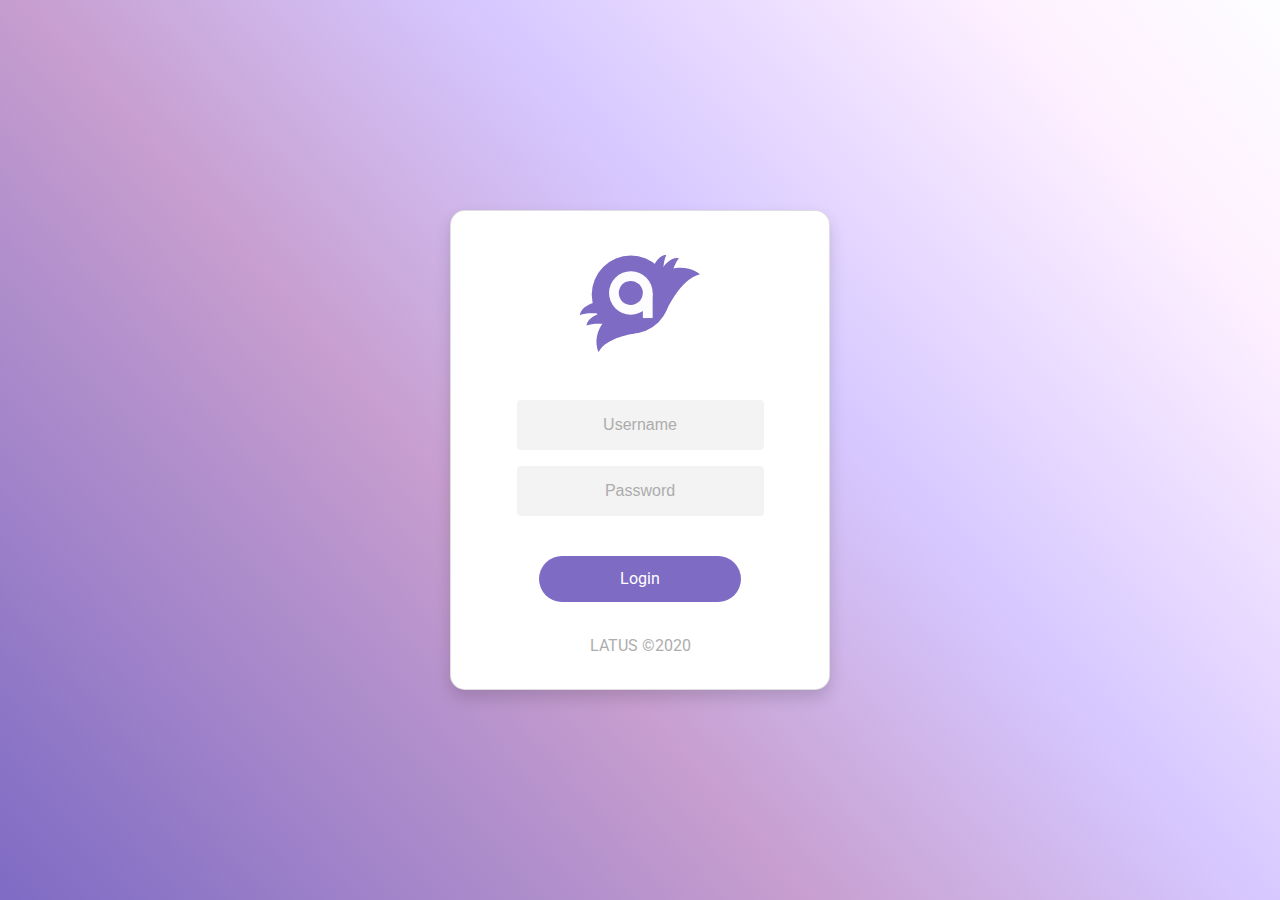
<file: login.html>
<!DOCTYPE html>
<html>

<head>
    <title>Latus - Social Media Made Simple.</title>
    <link rel="stylesheet" href="assets/bootstrap-4.4.1-dist/css/bootstrap.min.css">
    <link rel="stylesheet" href="assets/css/login.css?ver=1.0.0">
    <script src="assets/jquery-3.4.1.js"></script>
    <script src="assets/bootstrap-4.4.1-dist/js/bootstrap.min.js"></script>
    <meta name="viewport" content="width=device-width, initial-scale=1.0">
</head>

<body id="login">
    <div class="container h-100 justify-content-center">
        <div class="row h-100">
            <div class="card mx-auto my-auto col-10 col-md-6 col-lg-4 col-xl-4 shadow" style="height: 30rem;">
                <div class="card-body">
                    <div class="row justify-content-center mt-4">
                        <img class="img-fluid" src="assets/img/web/logo.svg" alt="Latus Logo" width="120px;">
                    </div>
                    <div class="row justify-content-center" style="margin-top: 3rem;">
                        <form id="loginForm" method="post">
                            <div class="form-group">
                                <input id="inputField" name="username" type="text" class="form-control" placeholder="Username" maxlength="">
                            </div>
                            <div class="form-group">
                                <input id="inputField" name="password" type="text" class="form-control" placeholder="Password" maxlength="">
                            </div>
                            <br>
                            <div class="form-group text-center">
                                <button id="loginBtn" name="login" type="submit" class="btn">Login</button>
                            </div>
                        </form>
                    </div>
                    <footer class="mt-3">LATUS &copy;2020</footer>
                </div>
            </div>
        </div>
    </div>
</body>

</html>
</file>
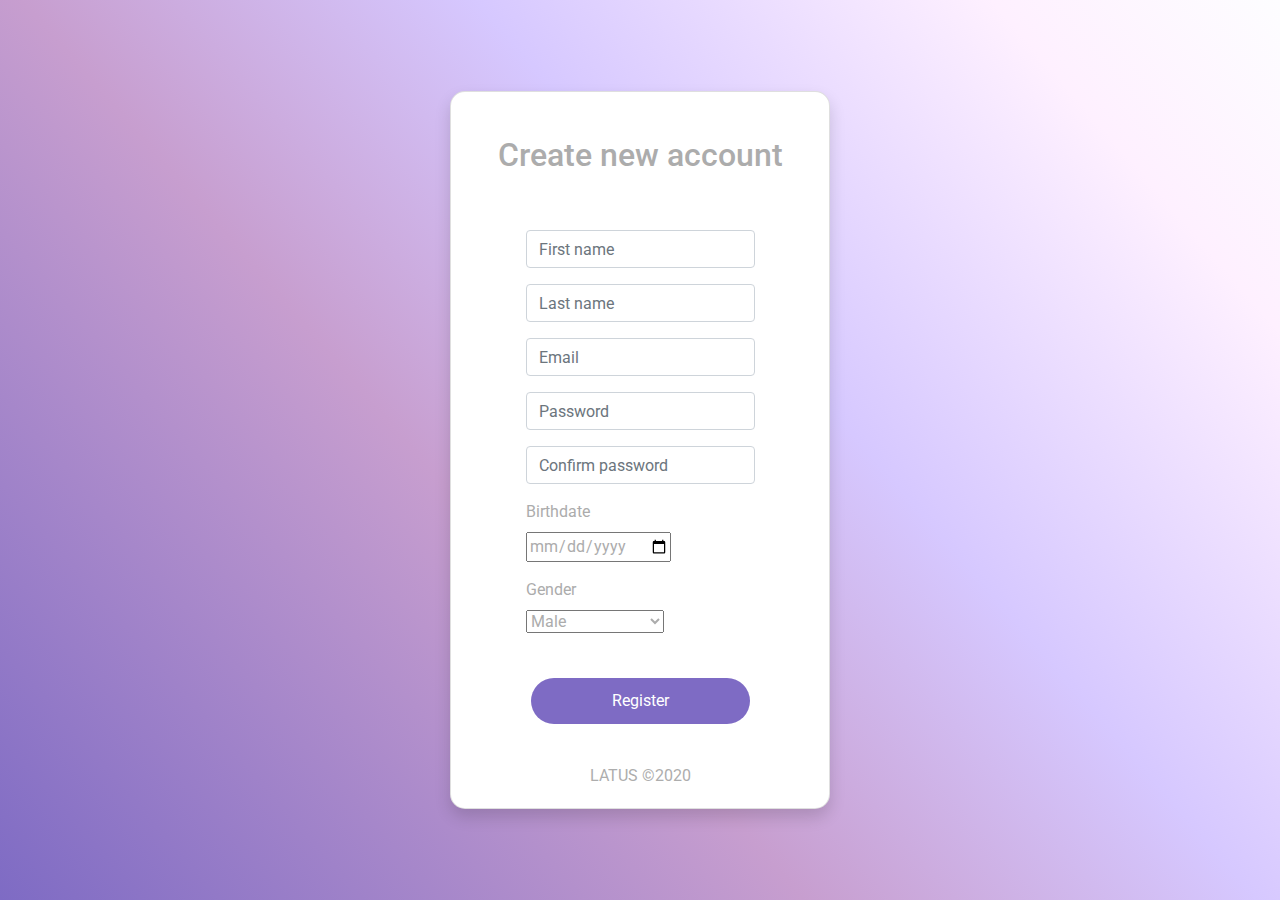
<file: register.html>
<!DOCTYPE html>
<html>

<head>
    <title>Latus</title>
    <link rel="stylesheet" href="assets/bootstrap-4.4.1-dist/css/bootstrap.min.css">
    <link rel="stylesheet" href="assets/css/register.css?ver=1.0.0">
    <script src="assets/jquery-3.4.1.js"></script>
    <script src="assets/bootstrap-4.4.1-dist/js/bootstrap.min.js"></script>
    <meta name="viewport" content="width=device-width, initial-scale=1.0">
</head>

<body id="register">
    <div class="container h-100 justify-content-center pt-4 pb-4">
        <div class="row h-100">
            <div class="card mx-auto my-auto col-10 col-md-6 col-lg-4 col-xl-4 shadow">
                <div class="card-body">
                    <div class="row justify-content-center mt-4">
                        <h2>Create new account</h2>
                    </div>
                    <div class="row justify-content-center" style="margin-top: 3rem;">
                        <form id="loginForm" method="post">
                            <div class="form-group">
                                <input id="inputField" name="firstName" type="text" class="form-control" placeholder="First name" maxlength="">
                            </div>
                            <div class="form-group">
                                <input id="inputField" name="lastName" type="text" class="form-control" placeholder="Last name" maxlength="">
                            </div>
                            <div class="form-group">
                                <input id="inputField" name="email" type="email" class="form-control" placeholder="Email" maxlength="">
                            </div>
                            <div class="form-group">
                                <input id="inputField" name="password" type="password" class="form-control" placeholder="Password" maxlength="">
                            </div>
                            <div class="form-group">
                                <input id="inputField" name="confirmPassword" type="password" class="form-control" placeholder="Confirm password" maxlength="">
                            </div>
                            <div class="form-group">
                                <label>Birthdate</label><br>
                                <input id="dateField" placeholder="Choose a Date" type="date" id="birthDate" name="birthDate">
                            </div>
                            <div class="form-group">
                                <label>Gender</label><br>
                                <select id="genderField" name="gender">
                                    <option class="text" value="null" style="color:#ACACAC;" disabled>Choose Gender</option>
                                    <option class="text" value="male">Male</option>
                                    <option class="text" value="female">Female</option>
                                    <option class="text" value="pnts">Prefer not to say</option>
                                </select>
                            </div>
                            <br>
                            <div class="form-group text-center mt-md-4 mt-lg-1 mt-sm-4">
                                <button id="registerBtn" name="register" type="submit" class="btn">Register</button>
                            </div>
                        </form>
                    </div>
                    <footer class="mt-4">LATUS &copy;2020</footer>
                </div>
            </div>
        </div>
    </div>
</body>
<script>
    $(document).ready(function () {
        $('#genderField').css('color', '#ACACAC');
        $('#genderField').change(function () {
            var current = $('#genderField').val();
            if (current != 'null') {
                $('#genderField').css('color', 'black');
            } else {
                $('#genderField').css('color', '#ACACAC');
            }
        });
        $('#dateField').css('color', '#ACACAC');
        $('#dateField').change(function() {
            var currentDate = $(this).val();
            if (currentDate != 'null') {
                $(this).css('color', 'black');
            } else {
                $(this).css('color', '#ACACAC');
            }
        })
    });
</script>
</html>
</file>
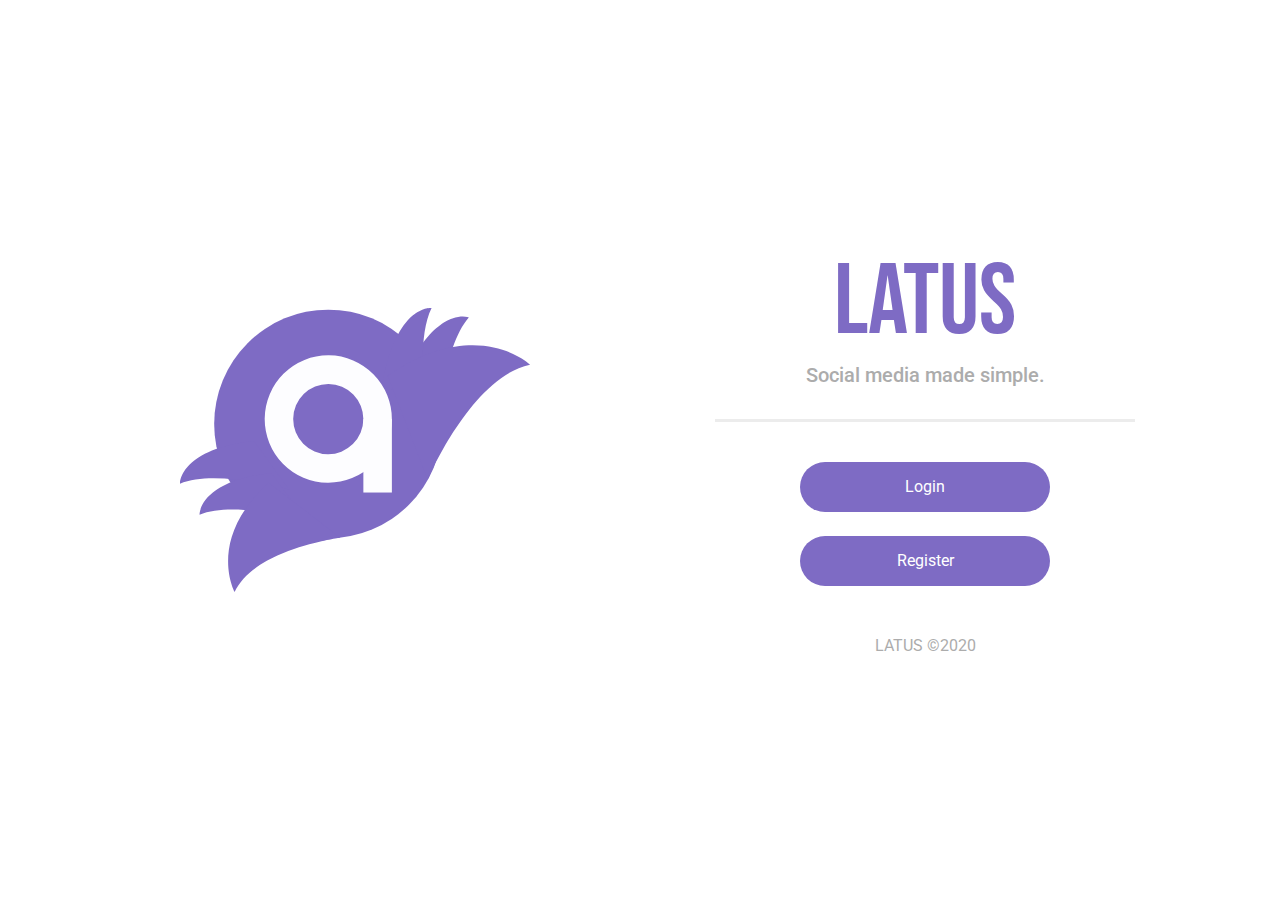
<file: start.html>
<!DOCTYPE html>
<html>

<head>
    <title>Latus</title>
    <link rel="stylesheet" href="assets/bootstrap-4.4.1-dist/css/bootstrap.min.css">
    <link rel="stylesheet" href="assets/css/start.css?ver=1.0.0">
    <script src="assets/jquery-3.4.1.js"></script>
    <script src="assets/bootstrap-4.4.1-dist/js/bootstrap.min.js"></script>
    <meta name="viewport" content="width=device-width, initial-scale=1.0">
</head>

<body id="start">
    <div class="jumbotron vertical-center mb-0">
        <div class="container">
            <div class="row d-flex align-items-center justify-content-center">
                <div class="logoContainer col-6 d-flex align-items-center justify-content-center">
                    <img src="assets/img/web/logo.svg" width="350px">
                </div>
                <div class="information col-6">
                    <div class="row">
                        <div class="col-12 text-center">
                            <h1 class="mb-0">Latus</h1>
                            <h5 class="pb-2">Social media made simple.</h5>
                        </div>
                        <div class="col-12">
                            <div class="col-10 mx-auto">
                                <hr>
                            </div>
                        </div>
                        <div class="col-12 mt-4">
                            <form method="post">
                                <div class="form-group text-center">
                                    <button id="loginBtn" name="login" type="submit" class="btn mb-2">Login</button>
                                </div>

                                <div class="form-group text-center">
                                    <button id="registerBtn" name="register" type="submit" class="btn">Register</button>
                                </div>
                            </form>
                            <div class="col-12 text-center pt-2">
                                <footer class="mt-4">LATUS &copy;2020</footer>
                            </div>
                        </div>
                    </div>
                </div>
            </div>
        </div>
    </div>
</body>

</html>
</file>
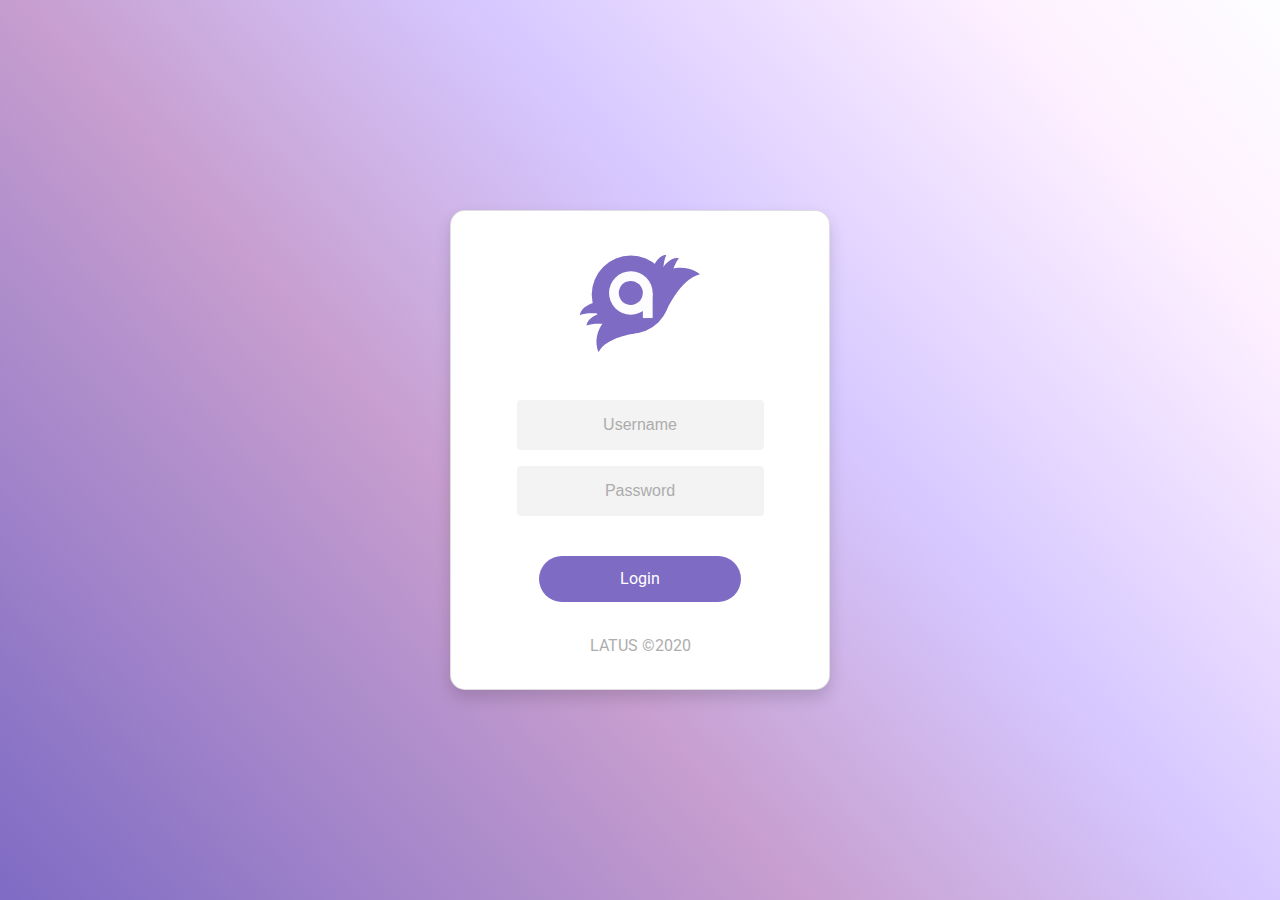
<file: old/login.html>
<!DOCTYPE html>
<html>

<head>
    <title>Latus</title>
    <link rel="stylesheet" href="assets/bootstrap-4.4.1-dist/css/bootstrap.min.css">
    <link rel="stylesheet" href="assets/css/login.css?ver=1.0.0">
    <script src="assets/jquery-3.4.1.js"></script>
    <script src="assets/bootstrap-4.4.1-dist/js/bootstrap.min.js"></script>
    <meta name="viewport" content="width=device-width, initial-scale=1.0">
</head>

<body id="login">
    <div class="container h-100 justify-content-center">
        <div class="row h-100">
            <div class="card mx-auto my-auto col-10 col-md-6 col-lg-4 col-xl-4 shadow" style="height: 30rem;">
                <div class="card-body">
                    <div class="row justify-content-center mt-4">
                        <img class="img-fluid" src="assets/img/web/logo.svg" alt="Latus Logo" width="120px;">
                    </div>
                    <div class="row justify-content-center" style="margin-top: 3rem;">
                        <form id="loginForm" method="post">
                            <div class="form-group">
                                <input id="inputField" name="username" type="text" class="form-control" placeholder="Username" maxlength="">
                            </div>
                            <div class="form-group">
                                <input id="inputField" name="password" type="password" class="form-control" placeholder="Password" maxlength="">
                            </div>
                            <br>
                            <div class="form-group text-center">
                                <button id="loginBtn" name="login" type="submit" class="btn">Login</button>
                            </div>
                        </form>
                    </div>
                    <footer class="mt-3">LATUS &copy;2020</footer>
                </div>
            </div>
        </div>
    </div>
</body>

</html>
</file>
<file: assets/css/login.css>
@import url('https://fonts.googleapis.com/css?family=Bebas+Neue&display=swap');
@import url('https://fonts.googleapis.com/css?family=Roboto&display=swap');

html, body {
    height: 100%;
}

body#login {
    background: rgb(126,107,196);
    background: linear-gradient(49deg, rgba(126,107,196,1) 0%, rgba(199,158,207,1) 39%, rgba(214,200,255,1) 61%, rgba(254,240,255,1) 86%, rgba(253,253,255,1) 100%);
}

.card {
    border-radius: 15px;
}

#inputField {
    background-color: #F3F3F3;
    color: black;
    border: 0;
    font-family: 'Arial';
    font-size: 12pt;
    padding: 25px 20px;
    text-align: center;
}

#inputField::-webkit-input-placeholder {
    color: #ACACAC;
}

#loginBtn {
    background-color: #7E6BC4;
    border-radius: 250px;
    color: white;
    font-family: 'Roboto', sans-serif;
    padding: 10px 80px;
}

footer {
    font-size: 12pt;
    text-align: center;
    color: rgb(173, 173, 173);
}
</file>
<file: assets/css/register.css>
@import url('https://fonts.googleapis.com/css?family=Bebas+Neue&display=swap');
@import url('https://fonts.googleapis.com/css?family=Roboto&display=swap');

/* Desktop */
@media only screen and (min-width: 768px) {
    html, body {
        height: 100%;
    }

    footer {
        margin-top: 100px;
    }
}

@media only screen and (max-height:768px) {
    html, body {
        height: auto;
    }
}

body#register {
    background-size: cover;
    background: rgb(126,107,196);
    background: linear-gradient(49deg, rgba(126,107,196,1) 0%, rgba(199,158,207,1) 39%, rgba(214,200,255,1) 61%, rgba(254,240,255,1) 86%, rgba(253,253,255,1) 100%);
}

.card {
    border-radius: 15px;
}

h2 {
    font-family: 'Roboto', sans-serif;
    text-align: center;
    color: #ACACAC;
}

.inputField {
    background-color: #F3F3F3;
    color: black;
    border: 0;
    font-family: 'Arial';
    font-size: 12pt;
    padding: 13px 20px;
    text-align: center;
}

.dateField {
    background-color: #F3F3F3;
    border: 0;
    font-family: 'Arial';
    font-size: 12pt;
    padding: 10px 20px;
    text-align: center;
}


.genderField {
    background-color: #F3F3F3;
    border: 0;
    font-family: 'Arial';
    font-size: 12pt;
    padding: 12px 20px;
    text-align: center;
}

.genderField .text {
    color: black;
}

.inputField::-webkit-input-placeholder {
    color: #ACACAC;
}

input[type="date"]::-webkit-inner-spin-button,    
input[type="date"]::-webkit-clear-button { display: none; }

#registerBtn {
    background-color: #7E6BC4;
    border-radius: 250px;
    color: white;
    font-family: 'Roboto', sans-serif;
    padding: 10px 80px;
}

#registerBtn:hover {
    background-color: rgb(155, 131, 240);
    color: white;
}


#loginForm label {
    color: #ACACAC;
}

footer {
    font-size: 12pt;
    text-align: center;
    color: rgb(173, 173, 173);
}
</file>
<file: assets/css/start.css>
@import url('https://fonts.googleapis.com/css?family=Bebas+Neue&display=swap');
@import url('https://fonts.googleapis.com/css?family=Roboto&display=swap');

@media only screen and (max-width: 768px) {
    .logoContainer {
        visibility: hidden;
        display: none !important;
        clear: both;
    }

    .information {
        display: flex;
        justify-content: center;
        align-items: center;
    }
  }

.jumbotron {
    background-color: white;
}

.vertical-center {
    min-height: 100%;
    min-height: 100vh;

    display: flex;
    align-items: center;
}

h1 {
    font-family: 'Bebas Neue', cursive;
    text-align: center;
    color: #7E6BC4;
    font-size: 75pt;
}

h5 {
    font-family: 'Roboto', sans-serif;
    color: #ACACAC;
}

hr {
    border-top: 3px solid #ECECEC;
}

.btn {
    background-color: #7E6BC4;
    border-radius: 250px;
    color: white;
    font-family: 'Roboto', sans-serif;
    width: 250px;
    padding: 12px 0px;
}

footer {
    color: #ACACAC;
}
</file>
<file: old/assets/css/login.css>
@import url('https://fonts.googleapis.com/css?family=Bebas+Neue&display=swap');
@import url('https://fonts.googleapis.com/css?family=Roboto&display=swap');

html, body {
    height: 100%;
}

body#login {
    background: rgb(126,107,196);
    background: linear-gradient(49deg, rgba(126,107,196,1) 0%, rgba(199,158,207,1) 39%, rgba(214,200,255,1) 61%, rgba(254,240,255,1) 86%, rgba(253,253,255,1) 100%);
}

.card {
    border-radius: 15px;
}

#inputField {
    background-color: #F3F3F3;
    color: black;
    border: 0;
    font-family: 'Arial';
    font-size: 12pt;
    padding: 25px 20px;
    text-align: center;
}

#inputField::-webkit-input-placeholder {
    color: #ACACAC;
}

#loginBtn {
    background-color: #7E6BC4;
    border-radius: 250px;
    color: white;
    font-family: 'Roboto', sans-serif;
    padding: 10px 80px;
}

footer {
    font-size: 12pt;
    text-align: center;
    color: rgb(173, 173, 173);
}
</file>
